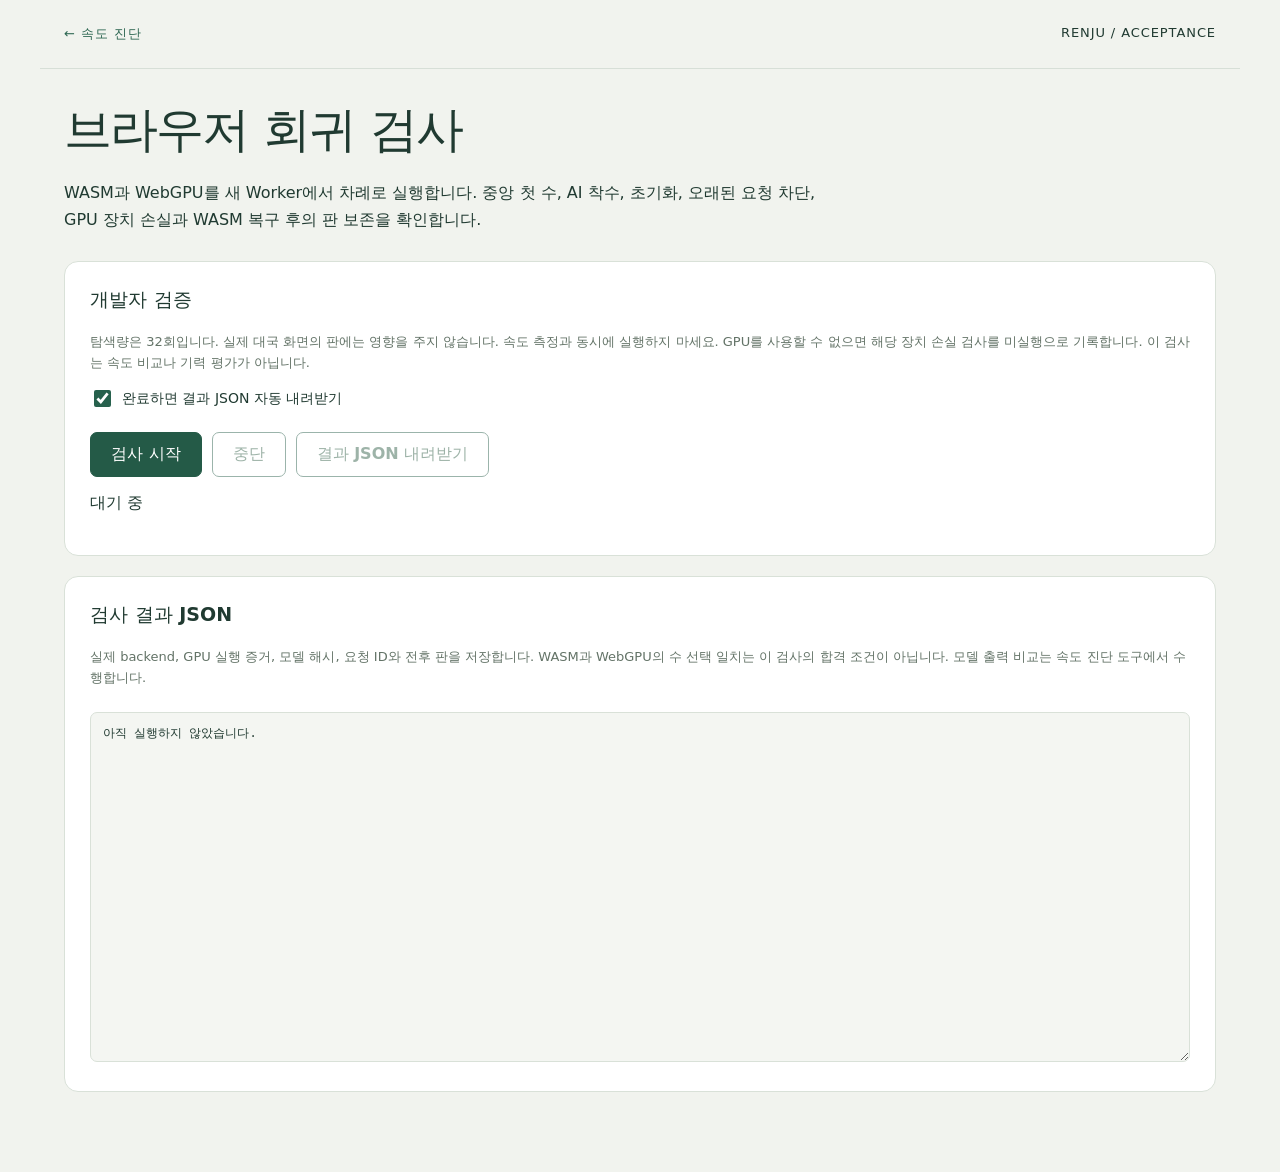
<file: acceptance.html>
<!doctype html>
<html lang="ko">
<head>
  <meta charset="utf-8">
  <meta name="viewport" content="width=device-width, initial-scale=1">
  <title>렌주 AI · 브라우저 회귀 검사</title>
  <link rel="stylesheet" href="./diagnostics.css">
  <script defer src="./acceptance.js?v=speed-20260923-1"></script>
</head>
<body>
  <header><a href="./diagnostics.html">← 속도 진단</a><span>RENJU / ACCEPTANCE</span></header>
  <main>
    <h1>브라우저 회귀 검사</h1>
    <p class="lead">WASM과 WebGPU를 새 Worker에서 차례로 실행합니다. 중앙 첫 수, AI 착수, 초기화, 오래된 요청 차단, GPU 장치 손실과 WASM 복구 후의 판 보존을 확인합니다.</p>
    <section class="panel" aria-labelledby="run-heading">
      <h2 id="run-heading">개발자 검증</h2>
      <p class="note">탐색량은 32회입니다. 실제 대국 화면의 판에는 영향을 주지 않습니다. 속도 측정과 동시에 실행하지 마세요. GPU를 사용할 수 없으면 해당 장치 손실 검사를 미실행으로 기록합니다. 이 검사는 속도 비교나 기력 평가가 아닙니다.</p>
      <label class="checkbox"><input id="auto-download" type="checkbox" checked> 완료하면 결과 JSON 자동 내려받기</label>
      <div class="actions"><button id="start" type="button">검사 시작</button><button id="cancel" class="secondary" type="button" disabled>중단</button><button id="download" class="secondary" type="button" disabled>결과 JSON 내려받기</button></div>
      <p id="status" role="status" aria-live="polite">대기 중</p>
      <ol id="checks"></ol>
    </section>
    <section class="panel" aria-labelledby="report-heading">
      <h2 id="report-heading">검사 결과 JSON</h2>
      <p class="note">실제 backend, GPU 실행 증거, 모델 해시, 요청 ID와 전후 판을 저장합니다. WASM과 WebGPU의 수 선택 일치는 이 검사의 합격 조건이 아닙니다. 모델 출력 비교는 속도 진단 도구에서 수행합니다.</p>
      <textarea id="report-json" rows="18" readonly spellcheck="false" aria-label="브라우저 회귀 검사 결과 JSON">아직 실행하지 않았습니다.</textarea>
    </section>
  </main>
</body>
</html>
</file>
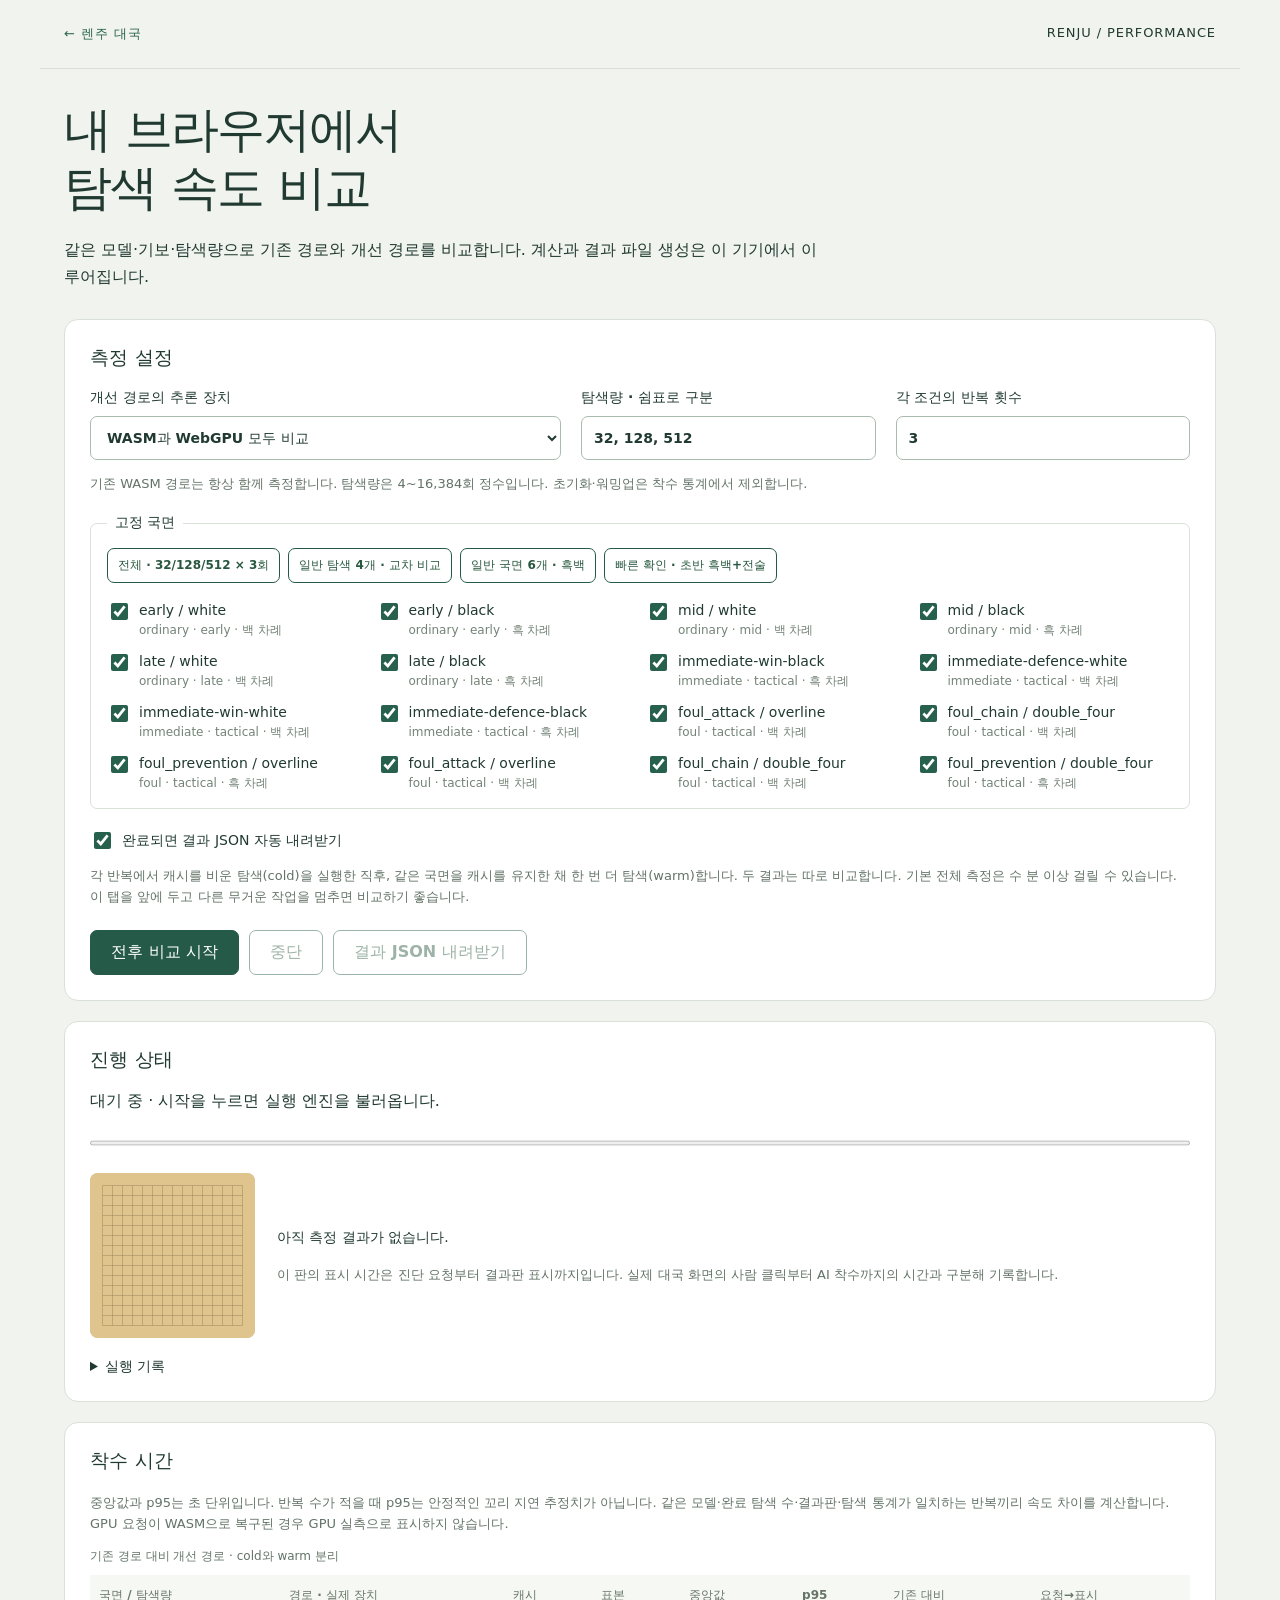
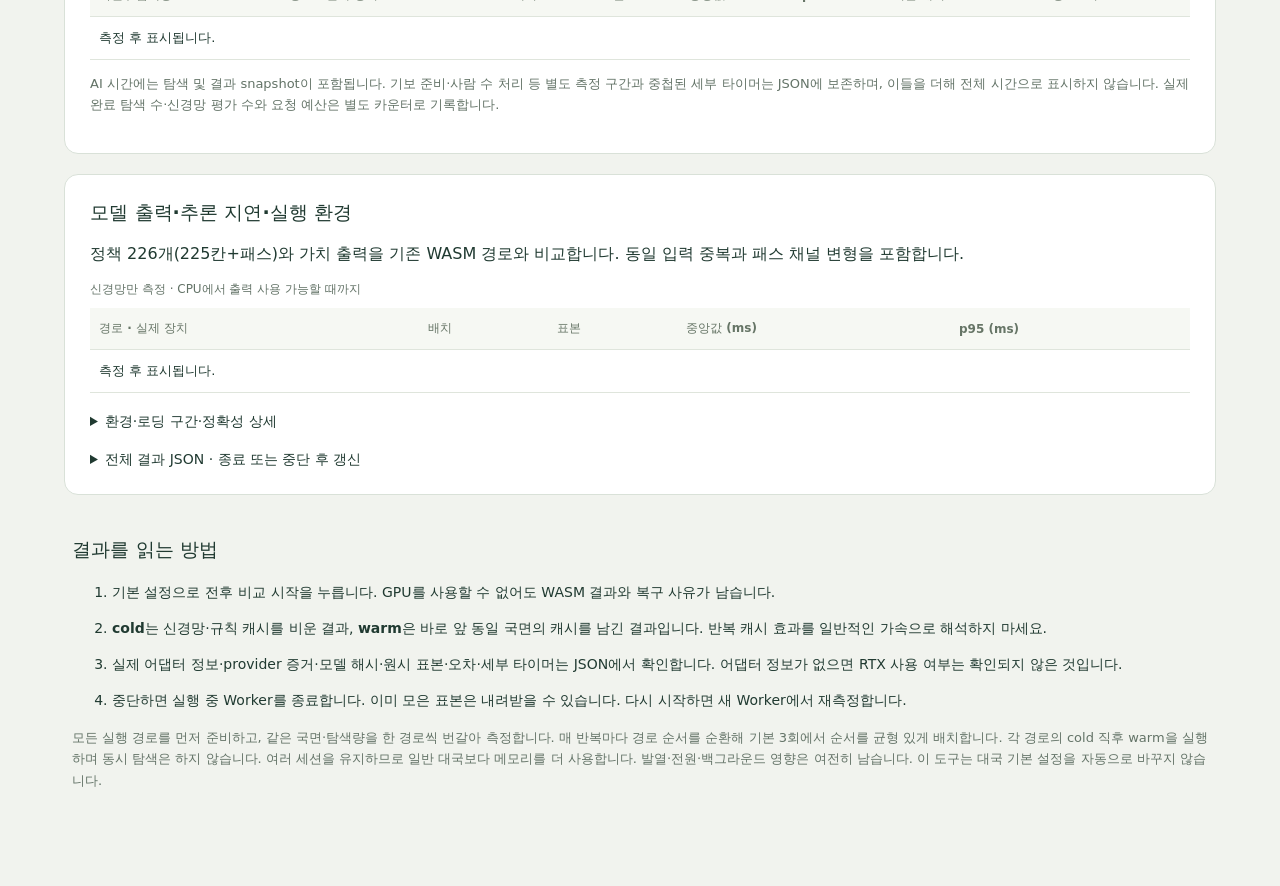
<file: diagnostics.html>
<!doctype html>
<html lang="ko">
<head>
  <meta charset="utf-8">
  <meta name="viewport" content="width=device-width, initial-scale=1">
  <meta name="theme-color" content="#172723">
  <title>렌주 AI · 속도 진단</title>
  <link rel="stylesheet" href="./diagnostics.css">
  <script defer src="./diagnostics.js?v=speed-20260923-1"></script>
</head>
<body>
  <header><a href="./">← 렌주 대국</a><span>RENJU / PERFORMANCE</span></header>
  <main>
    <h1>내 브라우저에서<br>탐색 속도 비교</h1>
    <p class="lead">같은 모델·기보·탐색량으로 기존 경로와 개선 경로를 비교합니다. 계산과 결과 파일 생성은 이 기기에서 이루어집니다.</p>
    <section class="panel" aria-labelledby="setup-heading">
      <h2 id="setup-heading">측정 설정</h2>
      <form id="configuration">
        <div class="fields">
          <label>개선 경로의 추론 장치<select id="backend"><option value="compare">WASM과 WebGPU 모두 비교</option><option value="auto">auto · WebGPU 우선, WASM 복구</option><option value="wasm">WASM</option><option value="webgpu">WebGPU</option></select></label>
          <label>탐색량 · 쉼표로 구분<input id="budgets" value="32, 128, 512" inputmode="numeric" required aria-describedby="budget-note"></label>
          <label>각 조건의 반복 횟수<input id="repeats" type="number" value="3" min="1" max="30" step="1" required></label>
        </div>
        <p id="budget-note" class="note">기존 WASM 경로는 항상 함께 측정합니다. 탐색량은 4~16,384회 정수입니다. 초기화·워밍업은 착수 통계에서 제외합니다.</p>
        <fieldset><legend>고정 국면</legend><div class="presets" aria-label="측정 설정 빠르게 선택"><button type="button" class="secondary" data-preset="full">전체 · 32/128/512 × 3회</button><button type="button" class="secondary" data-preset="interleaved">일반 탐색 4개 · 교차 비교</button><button type="button" class="secondary" data-preset="ordinary">일반 국면 6개 · 흑백</button><button type="button" class="secondary" data-preset="quick">빠른 확인 · 초반 흑백+전술</button></div><div id="fixture-options" class="fixtures">기보 목록을 불러오는 중…</div></fieldset>
        <label class="checkbox"><input id="auto-download" type="checkbox" checked> 완료되면 결과 JSON 자동 내려받기</label>
        <p class="note">각 반복에서 캐시를 비운 탐색(cold)을 실행한 직후, 같은 국면을 캐시를 유지한 채 한 번 더 탐색(warm)합니다. 두 결과는 따로 비교합니다. 기본 전체 측정은 수 분 이상 걸릴 수 있습니다. 이 탭을 앞에 두고 다른 무거운 작업을 멈추면 비교하기 좋습니다.</p>
        <div class="actions"><button id="start" type="submit">전후 비교 시작</button><button id="cancel" type="button" class="secondary" disabled>중단</button><button id="download" type="button" class="secondary" disabled>결과 JSON 내려받기</button></div>
      </form>
    </section>
    <section class="panel" aria-labelledby="progress-heading">
      <h2 id="progress-heading">진행 상태</h2>
      <p id="status" role="status" aria-live="polite">대기 중 · 시작을 누르면 실행 엔진을 불러옵니다.</p>
      <progress id="progress" value="0" max="1" aria-label="측정 진행률"></progress>
      <div class="live"><canvas id="result-board" width="330" height="330" role="img" aria-label="마지막 측정의 결과 바둑판"></canvas><div><p id="last-sample">아직 측정 결과가 없습니다.</p><p class="note">이 판의 표시 시간은 <strong>진단 요청부터 결과판 표시까지</strong>입니다. 실제 대국 화면의 사람 클릭부터 AI 착수까지의 시간과 구분해 기록합니다.</p></div></div>
      <details><summary>실행 기록</summary><pre id="log"></pre></details>
    </section>
    <section class="panel" aria-labelledby="results-heading">
      <h2 id="results-heading">착수 시간</h2>
      <p class="note">중앙값과 p95는 초 단위입니다. 반복 수가 적을 때 p95는 안정적인 꼬리 지연 추정치가 아닙니다. 같은 모델·완료 탐색 수·결과판·탐색 통계가 일치하는 반복끼리 속도 차이를 계산합니다. GPU 요청이 WASM으로 복구된 경우 GPU 실측으로 표시하지 않습니다.</p>
      <div class="table-scroll"><table><caption>기존 경로 대비 개선 경로 · cold와 warm 분리</caption><thead><tr><th>국면 / 탐색량</th><th>경로 · 실제 장치</th><th>캐시</th><th>표본</th><th>중앙값</th><th>p95</th><th>기존 대비</th><th>요청→표시</th></tr></thead><tbody id="results"><tr><td colspan="8">측정 후 표시됩니다.</td></tr></tbody></table></div>
      <p class="note">AI 시간에는 탐색 및 결과 snapshot이 포함됩니다. 기보 준비·사람 수 처리 등 별도 측정 구간과 중첩된 세부 타이머는 JSON에 보존하며, 이들을 더해 전체 시간으로 표시하지 않습니다. 실제 완료 탐색 수·신경망 평가 수와 요청 예산은 별도 카운터로 기록합니다.</p>
    </section>
    <section class="panel" aria-labelledby="accuracy-heading">
      <h2 id="accuracy-heading">모델 출력·추론 지연·실행 환경</h2>
      <p id="accuracy-status">정책 226개(225칸+패스)와 가치 출력을 기존 WASM 경로와 비교합니다. 동일 입력 중복과 패스 채널 변형을 포함합니다.</p>
      <div class="table-scroll"><table><caption>신경망만 측정 · CPU에서 출력 사용 가능할 때까지</caption><thead><tr><th>경로 · 실제 장치</th><th>배치</th><th>표본</th><th>중앙값 (ms)</th><th>p95 (ms)</th></tr></thead><tbody id="microbench"><tr><td colspan="5">측정 후 표시됩니다.</td></tr></tbody></table></div>
      <details><summary>환경·로딩 구간·정확성 상세</summary><pre id="environment">측정 전</pre></details>
      <details><summary>전체 결과 JSON · 종료 또는 중단 후 갱신</summary><label for="report-json" class="note">파일 저장 없이도 아래 결과를 선택해 복사할 수 있습니다.</label><textarea id="report-json" readonly spellcheck="false" rows="12" aria-label="전체 진단 결과 JSON">아직 측정하지 않았습니다.</textarea></details>
    </section>
    <section class="guide">
      <h2>결과를 읽는 방법</h2>
      <ol><li>기본 설정으로 <strong>전후 비교 시작</strong>을 누릅니다. GPU를 사용할 수 없어도 WASM 결과와 복구 사유가 남습니다.</li><li><strong>cold</strong>는 신경망·규칙 캐시를 비운 결과, <strong>warm</strong>은 바로 앞 동일 국면의 캐시를 남긴 결과입니다. 반복 캐시 효과를 일반적인 가속으로 해석하지 마세요.</li><li>실제 어댑터 정보·provider 증거·모델 해시·원시 표본·오차·세부 타이머는 JSON에서 확인합니다. 어댑터 정보가 없으면 RTX 사용 여부는 확인되지 않은 것입니다.</li><li>중단하면 실행 중 Worker를 종료합니다. 이미 모은 표본은 내려받을 수 있습니다. 다시 시작하면 새 Worker에서 재측정합니다.</li></ol>
      <p class="note">모든 실행 경로를 먼저 준비하고, 같은 국면·탐색량을 한 경로씩 번갈아 측정합니다. 매 반복마다 경로 순서를 순환해 기본 3회에서 순서를 균형 있게 배치합니다. 각 경로의 cold 직후 warm을 실행하며 동시 탐색은 하지 않습니다. 여러 세션을 유지하므로 일반 대국보다 메모리를 더 사용합니다. 발열·전원·백그라운드 영향은 여전히 남습니다. 이 도구는 대국 기본 설정을 자동으로 바꾸지 않습니다.</p>
    </section>
  </main>
</body>
</html>
</file>
<file: diagnostics.css>
:root{color-scheme:light;font-family:system-ui,-apple-system,"Segoe UI",sans-serif;color:#203a31;background:#f1f3ee;font-synthesis:none}*{box-sizing:border-box}body{margin:0}header{max-width:1200px;margin:auto;padding:25px 24px;display:flex;justify-content:space-between;gap:20px;border-bottom:1px solid #d7dfd7;font-size:13px;letter-spacing:.07em}a{color:#2b6550;text-decoration:none}a:hover{text-decoration:underline}main{max-width:1200px;padding:32px 24px 60px;margin:auto}h1{font-size:clamp(30px,5vw,48px);line-height:1.2;letter-spacing:-.04em;margin:0 0 20px}h2{font-size:19px;margin:0 0 18px}.lead{line-height:1.7;max-width:760px;margin-bottom:28px}.panel{background:#fff;border:1px solid #d9e1d8;border-radius:14px;padding:25px;margin:20px 0}.fields{display:grid;grid-template-columns:1.6fr 1fr 1fr;gap:20px}.fields label{display:flex;flex-direction:column;gap:9px;font-size:14px;font-weight:600}input,select,button{font:inherit}input:not([type=checkbox]),select{width:100%;min-height:44px;border:1px solid #aabbaf;border-radius:7px;background:white;color:inherit;padding:9px 12px}input:focus-visible,select:focus-visible,button:focus-visible,a:focus-visible{outline:3px solid #cdaf57;outline-offset:3px}input[type=checkbox]{accent-color:#27614d;width:17px;height:17px;flex:0 0 auto}.note{font-size:13px;line-height:1.65;color:#637367;margin:13px 0}fieldset{border:1px solid #d9e1d8;border-radius:7px;margin:20px 0;padding:16px}legend{font-size:14px;padding:0 8px}.fixtures{display:grid;grid-template-columns:repeat(auto-fit,minmax(210px,1fr));gap:12px}.checkbox,.fixture{display:flex;gap:8px;align-items:center;font-size:14px;line-height:1.5}.fixture{align-items:flex-start}.fixture small{display:block;color:#738376;font-size:12px}.actions{display:flex;gap:10px;flex-wrap:wrap;margin-top:22px}button{min-height:45px;background:#245a47;color:white;border:1px solid #245a47;border-radius:7px;padding:10px 20px;cursor:pointer;font-weight:600}button:hover:not(:disabled){background:#164432}.secondary{color:#28583f;background:white}.secondary:hover:not(:disabled){background:#eff4ed}button:disabled{opacity:.45;cursor:not-allowed}progress{width:100%;height:10px;accent-color:#316750;margin:10px 0 24px}.live{display:grid;grid-template-columns:165px 1fr;gap:22px;align-items:center}canvas{width:165px;height:165px;background:#dfc48d;border-radius:8px}#last-sample{font-size:14px;line-height:1.7}details{margin-top:20px}summary{font-size:14px;cursor:pointer}pre{background:#f4f6f2;border-radius:7px;padding:16px;font-size:12px;line-height:1.5;max-height:460px;overflow:auto;white-space:pre-wrap;overflow-wrap:anywhere}.table-scroll{overflow:auto}table{border-collapse:collapse;width:100%;font-size:13px;font-variant-numeric:tabular-nums}caption{text-align:left;color:#637367;font-size:12px;padding:0 0 10px}th,td{text-align:left;border-bottom:1px solid #dfe5dc;padding:12px 9px;white-space:nowrap}th{font-size:12px;color:#667566;background:#f6f8f3}td small{display:block;color:#6d7d70;font-size:11px;margin-top:4px}.good{color:#17724a}.bad{color:#ac4636}.guide{padding:22px 8px;font-size:14px}.guide li{margin:12px 0;line-height:1.7}strong{font-weight:650}@media(max-width:740px){main{padding:25px 14px}.panel{padding:20px 15px}.fields{grid-template-columns:1fr}.fields label{gap:6px}.fixtures{grid-template-columns:1fr}.live{grid-template-columns:1fr}.live canvas{margin:auto}.actions button{flex:1 1 100%}header{padding:20px 16px;font-size:11px}}
:root .presets{display:flex;flex-wrap:wrap;gap:8px;margin:0 0 17px}.presets button{min-height:35px;padding:6px 10px;font-size:12px}#report-json{width:100%;box-sizing:border-box;resize:vertical;margin-top:10px;border:1px solid #d9e1d8;border-radius:7px;padding:12px;background:#f4f6f2;color:#203a31;font:12px/1.5 ui-monospace,Consolas,monospace}
</file>
